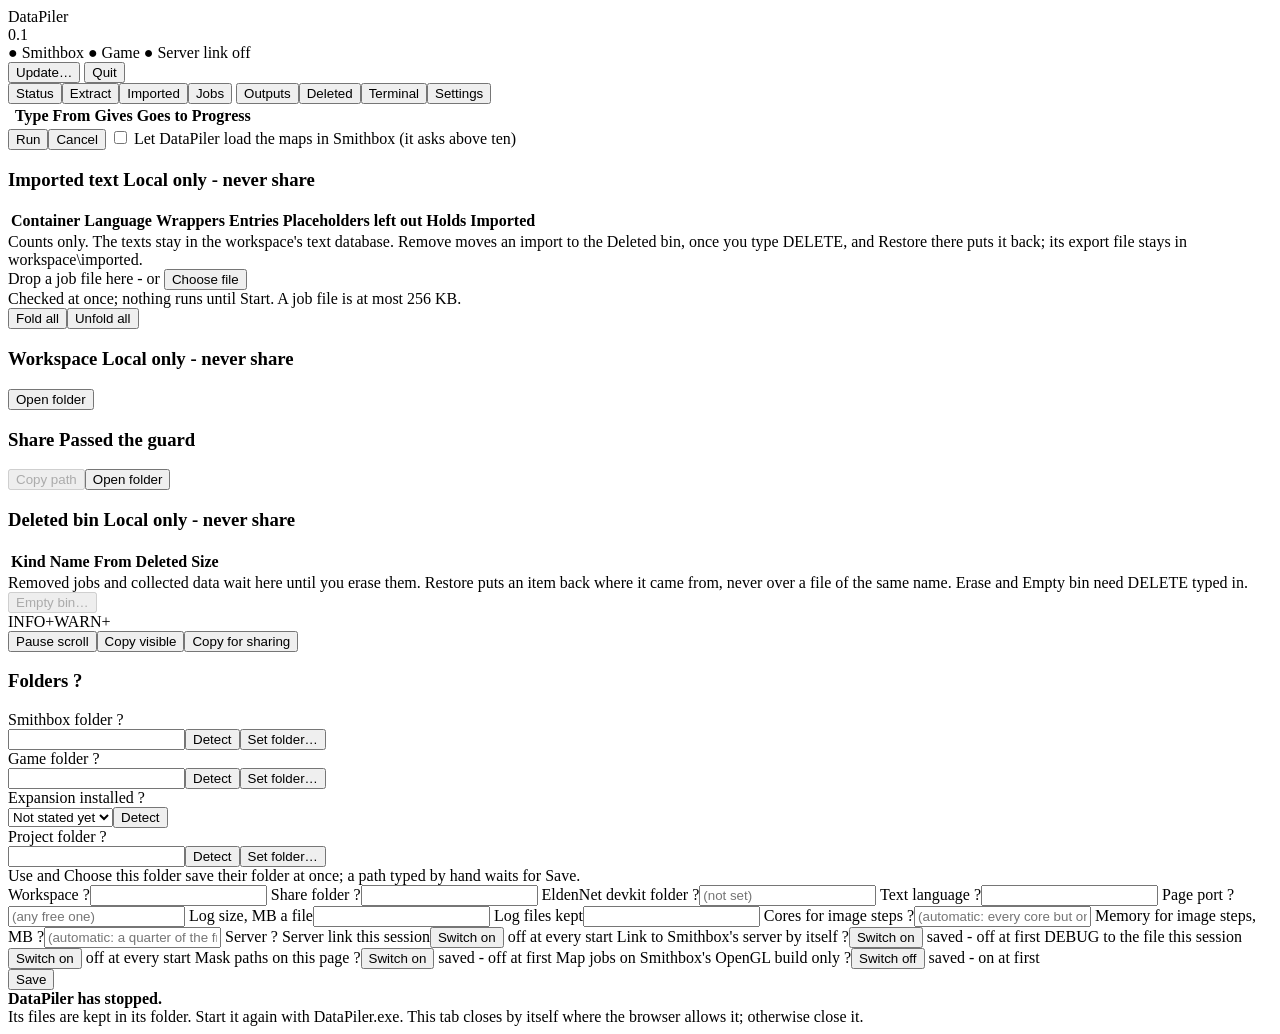
<file: datapiler/page/index.html>
<!doctype html>
<html lang="en">
<head>
<meta charset="utf-8">
<meta name="viewport" content="width=device-width, initial-scale=1">
<title>DataPiler</title>
<style nonce="__NONCE__">
/*__CSS__*/
</style>
</head>
<body>
<header>
  <div class="brand">Data<span>Piler</span></div><div class="ver" id="ver">0.1</div>
  <span class="pill mute" id="pSmithbox">&#9679; Smithbox</span>
  <span class="pill mute" id="pGame">&#9679; Game</span>
  <span class="pill mute" id="pLink">&#9679; Server link off</span>
  <div class="spacer"></div>
  <button id="btn-update" title="Ask GitHub for the latest DataPiler release - only when pressed">Update…</button>
  <button id="quit">Quit</button>
</header>
<div class="block" id="block" hidden></div>
<nav class="tabs" id="tabs">
  <button data-t="status" class="on">Status</button><button data-t="extract">Extract</button><button data-t="imported">Imported</button><button data-t="jobs">Jobs</button>
  <button data-t="outputs">Outputs</button><button data-t="deleted">Deleted</button><button data-t="terminal">Terminal</button><button data-t="settings">Settings</button>
</nav>
<main>
  <div class="msgs" id="msgs"></div>

  <!-- ===================================================== Status -->
  <section class="tab on" id="t-status">
    <div class="grid" id="cards"></div>
  </section>

  <!-- ===================================================== Extract -->
  <section class="tab" id="t-extract">
    <div class="chips" id="bundles"></div>
    <div class="card">
      <div class="tscroll"><table>
        <thead><tr><th></th><th>Type</th><th>From</th><th>Gives</th><th>Goes to</th><th>Progress</th></tr></thead>
        <tbody id="rows"></tbody>
      </table></div>
      <div class="ask" id="xAsk" hidden></div>
      <div class="inbox" id="inbox" hidden></div>
      <div class="actions">
        <button class="pri" id="run">Run</button><button id="cancel">Cancel</button>
        <label class="mute"><input type="checkbox" id="loadMaps"> Let DataPiler load the maps in Smithbox (it asks above ten)</label>
      </div>
    </div>
  </section>

  <!-- ===================================================== Imported -->
  <section class="tab" id="t-imported">
    <div class="card"><h3>Imported text <span class="pill err">Local only - never share</span></h3>
      <div class="hint" id="impReady"></div>
      <div class="tscroll"><table>
        <thead><tr><th>Container</th><th>Language</th><th>Wrappers</th><th>Entries</th><th>Placeholders left out</th><th>Holds</th><th>Imported</th><th></th></tr></thead>
        <tbody id="impRows"></tbody>
      </table></div>
      <div class="hint">Counts only. The texts stay in the workspace's text database. Remove moves an import to the Deleted bin, once you type DELETE, and Restore there puts it back; its export file stays in workspace\imported.</div>
    </div>
  </section>

  <!-- ===================================================== Jobs -->
  <section class="tab" id="t-jobs">
    <div class="drop" id="drop">Drop a job file here - or <button id="pick">Choose file</button>
      <div class="dsub">Checked at once; nothing runs until Start. A job file is at most 256 KB.</div></div>
    <input type="file" id="file" accept=".json,application/json" hidden>
    <div class="actions"><button id="foldAll">Fold all</button><button id="unfoldAll">Unfold all</button></div>
    <div id="jobs"></div>
  </section>

  <!-- ===================================================== Outputs -->
  <section class="tab" id="t-outputs">
    <div class="grid">
      <div class="card"><h3>Workspace <span class="pill err">Local only - never share</span></h3>
        <ul class="files" id="work"></ul>
        <div class="actions"><button id="openWork">Open folder</button></div></div>
      <div class="card"><h3>Share <span class="pill ok">Passed the guard</span></h3>
        <ul class="files" id="share"></ul>
        <div id="shareBad" hidden><h3 class="sub">Not passing the guard now <span class="pill err">Never share</span></h3>
          <ul class="files" id="shareBadList"></ul></div>
        <div id="viewer" hidden>
          <div class="vhead" id="vhead"></div>
          <div class="vchecks" id="vchecks"></div>
          <div class="viewer mono" id="vtext"></div>
        </div>
        <div class="actions"><button id="copyPath" disabled>Copy path</button><button id="openShare">Open folder</button></div></div>
    </div>
  </section>

  <!-- ===================================================== Deleted -->
  <section class="tab" id="t-deleted">
    <div class="card"><h3>Deleted bin <span class="pill err">Local only - never share</span></h3>
      <div class="hint" id="binSum"></div>
      <div class="tscroll"><table>
        <thead><tr><th>Kind</th><th>Name</th><th>From</th><th>Deleted</th><th>Size</th><th></th></tr></thead>
        <tbody id="binRows"></tbody>
      </table></div>
      <div class="hint">Removed jobs and collected data wait here until you erase them. Restore puts an item back where it came from, never over a file of the same name. Erase and Empty bin need DELETE typed in.</div>
      <div class="actions"><button id="binEmpty" disabled>Empty bin…</button></div>
    </div>
  </section>

  <!-- ===================================================== Terminal -->
  <section class="tab" id="t-terminal">
    <div class="tbar" id="tbar">
      <span class="chip on" data-lv="INFO">INFO+</span><span class="chip" data-lv="WARN">WARN+</span>
      <span class="chips" id="srcChips"></span>
      <div class="spacer"></div>
      <button id="pause">Pause scroll</button><button id="copyVis">Copy visible</button><button id="copyShare">Copy for sharing</button>
    </div>
    <div class="term" id="term"></div>
  </section>

  <!-- ===================================================== Settings -->
  <section class="tab" id="t-settings">
    <div class="card fr-card" id="frCard">
      <h3>Folders <span class="qm" title="Where DataPiler reads Smithbox, the game and your project from. Detect looks only in what this PC already records - the running Smithbox, Smithbox's own record of its projects, Steam's files and the folders you used here before - and never walks a drive. Nothing is saved until you press Use, choose a folder or press Save.">?</span></h3>
      <div class="fr-masked" id="frMasked" hidden>Paths are masked on this page - switch Mask paths off to edit them.</div>

      <div class="fr-row" data-key="smithbox_dir" data-want="smithbox">
        <label class="fr-label" for="s_smithbox_dir">Smithbox folder <span class="qm" title="The folder that holds Smithbox's exe: Smithbox.Vulkan.exe, Smithbox.OpenGL.exe or another Smithbox*.exe. Detect reads the running Smithbox's own path (Smithbox must be running), then the folders you used here before.">?</span></label>
        <div class="fr-line"><input type="text" id="s_smithbox_dir" spellcheck="false"><button class="sm" data-act="detect">Detect</button><button class="sm" data-act="pick">Set folder…</button></div>
        <div class="fr-check" data-part="check"></div>
        <div class="fr-found" data-part="found" hidden></div>
        <div class="fr-recent" data-part="recent" hidden></div>
      </div>

      <div class="fr-row" data-key="game_dir" data-want="game">
        <label class="fr-label" for="s_game_dir">Game folder <span class="qm" title="The game's Game folder - the one that holds eldenring.exe. Detect reads Smithbox's record of your project (the game folder it uses), Steam's library list and the game's app manifest, Windows' uninstall entry and the running game; Steam's list is the cross-check. It must never be your project folder.">?</span></label>
        <div class="fr-line"><input type="text" id="s_game_dir" spellcheck="false"><button class="sm" data-act="detect">Detect</button><button class="sm" data-act="pick">Set folder…</button></div>
        <div class="fr-check" data-part="check"></div>
        <div class="fr-found" data-part="found" hidden></div>
        <div class="fr-recent" data-part="recent" hidden></div>
        <div class="fr-exp" data-key="expansion" data-want="expansion">
          <label class="fr-label" for="s_expansion">Expansion installed <span class="qm" title="Say whether the game's expansion is installed. Share files record what you say here, and wait until you have said it. Detect reads the game's Steam app manifest and shows the DLC apps it lists as installed, by their ids; it never sets this by itself.">?</span></label>
          <div class="fr-line"><select id="s_expansion"><option value="">Not stated yet</option><option value="yes">Yes</option><option value="no">No</option></select><button class="sm" data-act="detect">Detect</button></div>
          <div class="fr-found" data-part="found" hidden></div>
        </div>
      </div>

      <div class="fr-row" data-key="project_dir" data-want="project">
        <label class="fr-label" for="s_project_dir">Project folder <span class="qm" title="Your Smithbox project: outside the game's folder, not a folder that holds it, and outside DataPiler's own folder. Detect reads Smithbox's own record of its projects (a lead until it has been checked on this PC); the one it marks is the project Smithbox opens at start, normally the one open.">?</span></label>
        <div class="fr-line"><input type="text" id="s_project_dir" spellcheck="false"><button class="sm" data-act="detect">Detect</button><button class="sm" data-act="pick">Set folder…</button></div>
        <div class="fr-check" data-part="check"></div>
        <div class="fr-found" data-part="found" hidden></div>
        <div class="fr-recent" data-part="recent" hidden></div>
      </div>
      <div class="mute fr-hint">Use and Choose this folder save their folder at once; a path typed by hand waits for Save.</div>
    </div>

    <div class="card"><div class="form">
      <label for="s_workspace_dir">Workspace <span class="qm" title="Local only: it holds game text. Relative to DataPiler's folder, or a full path">?</span></label><input type="text" id="s_workspace_dir" spellcheck="false">
      <label for="s_share_dir">Share folder <span class="qm" title="Only files that passed the guard. Outside the workspace">?</span></label><input type="text" id="s_share_dir" spellcheck="false">
      <label for="s_devkit_dir">EldenNet devkit folder <span class="qm" title="The folder where you unpacked EldenNet's devkit package: it holds eldennet-engine.exe, gal\leads.toml and SHA256SUMS. A job's probe_exe step runs that tool on the game's executable with the game closed (DP36). DataPiler never bundles it. A full path on this PC; blank until you need it.">?</span></label><input type="text" id="s_devkit_dir" placeholder="(not set)" spellcheck="false">
      <label for="s_language">Text language <span class="qm" title="Smithbox's code, e.g. engus">?</span></label><input type="text" id="s_language" spellcheck="false">
      <label for="s_port">Page port <span class="qm" title="Blank for any free one; takes effect at the next start">?</span></label><input type="text" id="s_port" placeholder="(any free one)" spellcheck="false">
      <label for="s_log_max_mb">Log size, MB a file</label><input type="text" id="s_log_max_mb" spellcheck="false">
      <label for="s_log_keep">Log files kept</label><input type="text" id="s_log_keep" spellcheck="false">
      <label for="s_work_cores">Cores for image steps <span class="qm" title="Worker processes for the tile checks and overviews, one a core. Blank: every core but one, so the PC stays responsive. Status shows what this PC has.">?</span></label><input type="text" id="s_work_cores" placeholder="(automatic: every core but one)" spellcheck="false">
      <label for="s_work_memory_mb">Memory for image steps, MB <span class="qm" title="Decoded tiles kept in memory, so that none is read twice, shared among the worker processes. Blank: a quarter of the free memory when a step starts.">?</span></label><input type="text" id="s_work_memory_mb" placeholder="(automatic: a quarter of the free memory)" spellcheck="false">
      <label>Server <span class="qm" title="Smithbox's own address - shown, never editable">?</span></label><span class="mono" id="sServer"></span>
      <label>Server link this session</label><span><button id="sLink">Switch on</button> <span class="mute">off at every start</span></span>
      <label>Link to Smithbox's server by itself <span class="qm" title="With this on, DataPiler switches the server link on by itself once Smithbox's server answers, the game is closed and the project folder here passes its check, at start or later, and again if the link has closed; never while you have switched the link off yourself in this session. It stands for the question whether Smithbox has the project folder set here open, so turn it on only if Smithbox always opens that project. The link's other rules stay: read calls only, and it waits while the game runs. Saved; off at first.">?</span></label><span><button id="sAuto">Switch on</button> <span class="mute">saved - off at first</span></span>
      <label>DEBUG to the file this session</label><span><button id="sDebug">Switch on</button> <span class="mute">off at every start</span></span>
      <label>Mask paths on this page <span class="qm" title="For screenshots: the page draws its placeholders (such as &lt;GAME&gt; and &lt;SMITHBOX&gt;) in place of folder paths, as the log does - in Settings, Detect's list, the picker and Status. Saved; off at first.">?</span></label><span><button id="sMask">Switch on</button> <span class="mute">saved - off at first</span></span>
      <label>Map jobs on Smithbox's OpenGL build only <span class="qm" title="Smithbox's Vulkan build keeps graphics memory for every map it loads, even with rendering off; its OpenGL build (Smithbox.OpenGL.exe, in Smithbox's folder) does not prepare it. With this on, a map job waits while Smithbox runs as its Vulkan build. Saved; on at first.">?</span></label><span><button id="sGl">Switch off</button> <span class="mute">saved - on at first</span></span>
    </div>
    <div class="errline" id="sErr"></div>
    <div class="actions"><button class="pri" id="sSave">Save</button></div></div>
  </section>
</main>

<div class="ov" id="ov" role="dialog" aria-modal="true" aria-labelledby="ovTitle"></div>

<div class="shade" id="gone"><div class="modal"><b>DataPiler has stopped.</b>
  <div class="hint">Its files are kept in its folder. Start it again with DataPiler.exe. This tab closes by itself where the browser allows it; otherwise close it.</div></div></div>

<script nonce="__NONCE__">
/*__JS__*/
</script>
</body>
</html>
</file>
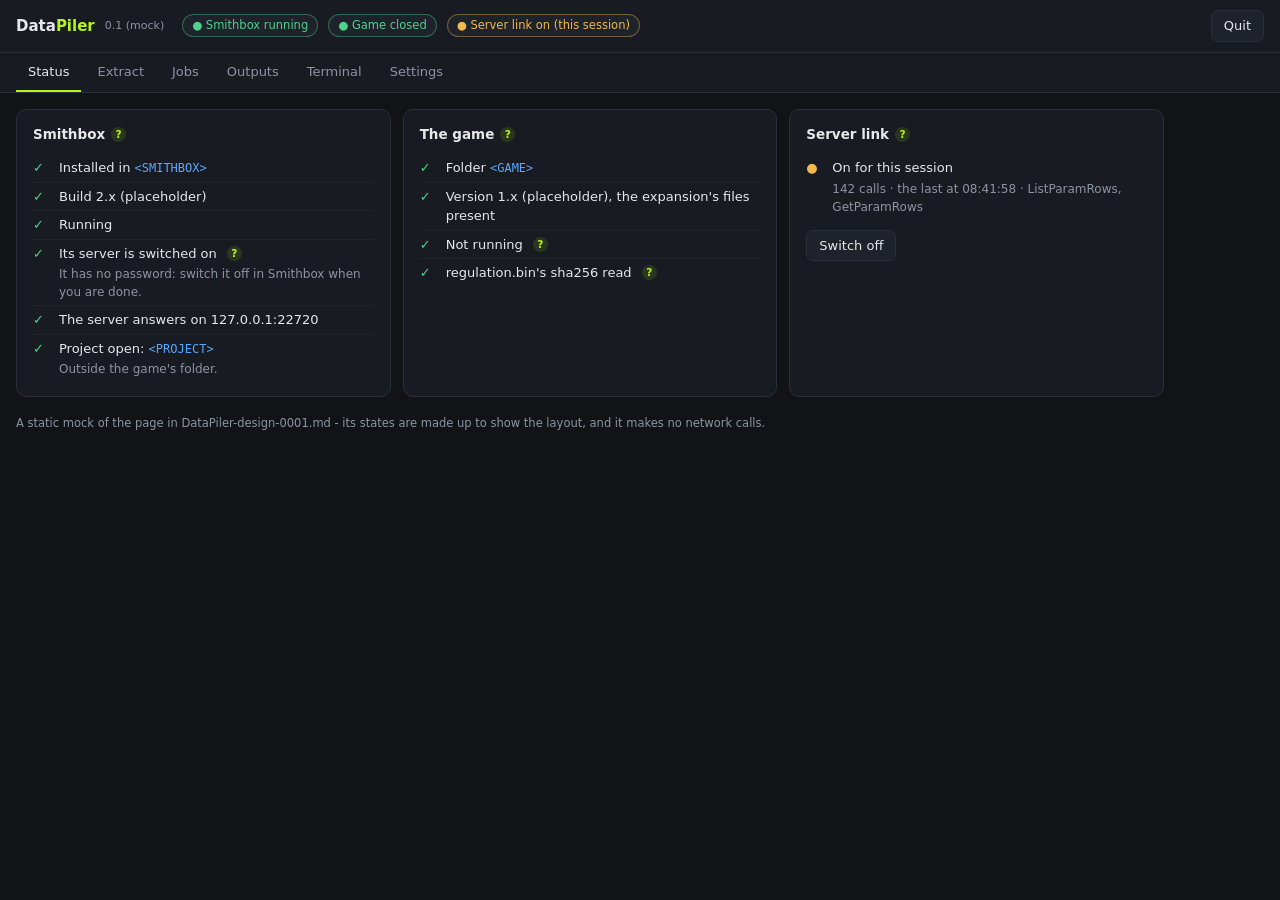
<file: docs/design/0001-mock.html>
<!doctype html>
<html lang="en">
<head>
<meta charset="utf-8">
<meta name="viewport" content="width=device-width, initial-scale=1">
<title>DataPiler (mock)</title>
<style>
:root {
  --bg: #111317; --card: #181b21; --card2: #1e222a; --edge: #2a2f39; --text: #e6e8ec; --mute: #8d94a3;
  --acc: #b5f320; --acc-ink: #1a2200; --ok: #4fd18b; --warn: #f2b84b; --err: #ff6b6b; --run: #59a8ff;
}
* { box-sizing: border-box; }
html, body { margin: 0; background: var(--bg); color: var(--text); font: 13px/1.5 "Segoe UI", system-ui, sans-serif; }
header { display: flex; align-items: center; gap: 10px; padding: 10px 16px; background: var(--card); border-bottom: 1px solid var(--edge);
         position: sticky; top: 0; z-index: 5; flex-wrap: wrap; }
.brand { font-weight: 700; font-size: 15px; } .brand span { color: var(--acc); }
.ver { color: var(--mute); font-size: 11px; margin-right: 8px; }
.pill { display: inline-flex; align-items: center; gap: 5px; padding: 2px 9px; border-radius: 999px; border: 1px solid var(--edge);
        font-size: 11.5px; background: var(--card2); white-space: nowrap; }
.pill.ok { color: var(--ok); border-color: rgba(79,209,139,.4); }
.pill.warn { color: var(--warn); border-color: rgba(242,184,75,.4); }
.pill.err { color: var(--err); border-color: rgba(255,107,107,.45); }
.pill.mute { color: var(--mute); }
.spacer { flex: 1; }
button { font: inherit; color: var(--text); background: var(--card2); border: 1px solid var(--edge); border-radius: 7px; padding: 5px 12px; cursor: pointer; }
button:hover { border-color: var(--acc); }
button.pri { background: var(--acc); color: var(--acc-ink); border-color: var(--acc); font-weight: 600; }
button[disabled] { opacity: .45; cursor: default; }
.tabs { display: flex; gap: 4px; padding: 0 16px; background: var(--card); border-bottom: 1px solid var(--edge); flex-wrap: wrap; }
.tabs button { background: none; border: none; border-bottom: 2px solid transparent; border-radius: 0; padding: 9px 12px; color: var(--mute); }
.tabs button.on { color: var(--text); border-bottom-color: var(--acc); }
main { padding: 16px; max-width: 1180px; }
.notice { margin: 0 0 12px; padding: 8px 12px; border-radius: 8px; background: rgba(242,184,75,.09); color: var(--warn); border: 1px solid rgba(242,184,75,.3); }
.grid { display: grid; grid-template-columns: repeat(auto-fit, minmax(340px, 1fr)); gap: 12px; }
.card { background: var(--card); border: 1px solid var(--edge); border-radius: 10px; padding: 14px 16px; }
.card h3 { margin: 0 0 10px; font-size: 13.5px; }
.qm { display: inline-block; width: 15px; height: 15px; line-height: 15px; text-align: center; font-size: 10.5px; font-weight: 800;
      border-radius: 50%; color: var(--acc); background: rgba(181,243,32,.13); margin-left: 6px; cursor: help; vertical-align: 1px; }
.check { display: grid; grid-template-columns: 20px 1fr; gap: 2px 6px; padding: 4px 0; border-top: 1px solid #20242c; }
.check:first-of-type { border-top: none; }
.m.ok { color: var(--ok); } .m.bad { color: var(--err); } .m.warn { color: var(--warn); }
.sub { grid-column: 2; color: var(--mute); font-size: 12px; }
code, .mono { font-family: Consolas, "Cascadia Mono", monospace; font-size: 12px; }
.ph { color: var(--run); }
table { width: 100%; border-collapse: collapse; }
th { text-align: left; color: var(--mute); font-weight: 600; font-size: 11.5px; padding: 6px 8px; border-bottom: 1px solid var(--edge); }
td { padding: 7px 8px; border-bottom: 1px solid #20242c; vertical-align: middle; }
tr.off td { opacity: .5; }
.chips { display: flex; gap: 6px; flex-wrap: wrap; margin-bottom: 10px; }
.chip { padding: 3px 11px; border-radius: 999px; border: 1px solid var(--edge); background: var(--card2); cursor: pointer; font-size: 12px; }
.chip.on { color: var(--acc); border-color: rgba(181,243,32,.45); }
.from { font-size: 11px; padding: 1px 7px; border-radius: 6px; border: 1px solid var(--edge); }
.from.srv { color: var(--run); border-color: rgba(89,168,255,.4); } .from.gd { color: var(--warn); border-color: rgba(242,184,75,.4); }
.bar { height: 6px; background: #252a33; border-radius: 4px; overflow: hidden; width: 150px; display: inline-block; vertical-align: middle; }
.bar i { display: block; height: 100%; background: var(--acc); }
.guided { margin: 4px 0 0; padding-left: 18px; color: var(--mute); font-size: 12px; }
.drop { border: 2px dashed var(--edge); border-radius: 10px; padding: 22px; text-align: center; color: var(--mute); margin-bottom: 12px; }
.jobcard { background: var(--card2); border: 1px solid var(--edge); border-radius: 10px; padding: 12px 14px; margin-bottom: 10px; }
.cols3 { display: grid; grid-template-columns: repeat(3, 1fr); gap: 10px; margin: 10px 0; }
.cols3 b { display: block; color: var(--mute); font-size: 11.5px; font-weight: 600; margin-bottom: 3px; }
.cols3 ul { margin: 0; padding-left: 16px; }
.files { list-style: none; padding: 0; margin: 0; }
.files li { display: flex; gap: 10px; align-items: center; padding: 6px 0; border-top: 1px solid #20242c; }
.files li:first-child { border-top: none; }
.files .n { flex: 1; }
.viewer { background: #0d0f12; border: 1px solid var(--edge); border-radius: 8px; padding: 10px; white-space: pre; overflow: auto; max-height: 260px; }
.term { background: #0b0d10; border: 1px solid var(--edge); border-radius: 8px; padding: 10px 12px; height: 380px; overflow: auto; }
.ln { white-space: pre; font-family: Consolas, "Cascadia Mono", monospace; font-size: 12px; }
.ln .t { color: #6f7683; } .ln.warn { color: var(--warn); } .ln.err { color: var(--err); } .src { color: var(--run); }
.form { display: grid; grid-template-columns: 210px 1fr; gap: 8px 12px; align-items: center; }
.form input[type=text] { width: 100%; background: var(--card2); border: 1px solid var(--edge); color: var(--text); border-radius: 6px; padding: 5px 8px; font: 12px Consolas, monospace; }
.tab { display: none; } .tab.on { display: block; }
.mocknote { color: var(--mute); font-size: 11.5px; margin-top: 18px; }
@media (max-width: 720px) { .cols3 { grid-template-columns: 1fr; } .form { grid-template-columns: 1fr; } }
</style>
</head>
<body>
<header>
  <div class="brand">Data<span>Piler</span></div><div class="ver">0.1 (mock)</div>
  <span class="pill ok">● Smithbox running</span>
  <span class="pill ok">● Game closed</span>
  <span class="pill warn">● Server link on (this session)</span>
  <div class="spacer"></div>
  <button>Quit</button>
</header>
<nav class="tabs" id="tabs">
  <button data-t="status" class="on">Status</button><button data-t="extract">Extract</button><button data-t="jobs">Jobs</button>
  <button data-t="outputs">Outputs</button><button data-t="terminal">Terminal</button><button data-t="settings">Settings</button>
</nav>
<main>
  <!-- ===================================================== Status -->
  <section class="tab on" id="t-status">
    <div class="grid">
      <div class="card"><h3>Smithbox<span class="qm" title="Read from Smithbox's own files and its process - nothing in Smithbox is changed">?</span></h3>
        <div class="check"><span class="m ok">✓</span><span>Installed in <span class="mono ph">&lt;SMITHBOX&gt;</span></span></div>
        <div class="check"><span class="m ok">✓</span><span>Build 2.x (placeholder)</span></div>
        <div class="check"><span class="m ok">✓</span><span>Running</span></div>
        <div class="check"><span class="m ok">✓</span><span>Its server is switched on <span class="qm" title="System_Enable_Soapstone_Server in Startup.json - read, never written">?</span></span>
          <span class="sub">It has no password: switch it off in Smithbox when you are done.</span></div>
        <div class="check"><span class="m ok">✓</span><span>The server answers on 127.0.0.1:22720</span></div>
        <div class="check"><span class="m ok">✓</span><span>Project open: <span class="mono ph">&lt;PROJECT&gt;</span></span>
          <span class="sub">Outside the game's folder.</span></div>
      </div>
      <div class="card"><h3>The game<span class="qm" title="Read from its folder and its exe's version resource">?</span></h3>
        <div class="check"><span class="m ok">✓</span><span>Folder <span class="mono ph">&lt;GAME&gt;</span></span></div>
        <div class="check"><span class="m ok">✓</span><span>Version 1.x (placeholder), the expansion's files present</span></div>
        <div class="check"><span class="m ok">✓</span><span>Not running <span class="qm" title="Neither eldenring.exe nor start_protected_game.exe - checked every 2 s while the link is on">?</span></span></div>
        <div class="check"><span class="m ok">✓</span><span>regulation.bin's sha256 read <span class="qm" title="Goes into each share file's provenance block">?</span></span></div>
      </div>
      <div class="card"><h3>Server link<span class="qm" title="Read calls only, from a fixed list; off at every start; closed at once if the game starts">?</span></h3>
        <div class="check"><span class="m warn">●</span><span>On for this session</span><span class="sub">142 calls · the last at 08:41:58 · ListParamRows, GetParamRows</span></div>
        <div style="margin-top:10px"><button>Switch off</button></div>
      </div>
    </div>
  </section>

  <!-- ===================================================== Extract -->
  <section class="tab" id="t-extract">
    <div class="chips"><span class="chip on">Roster</span><span class="chip">Placements</span><span class="chip">Places</span><span class="chip">Everything</span></div>
    <div class="card">
      <table>
        <thead><tr><th></th><th>Type</th><th>From</th><th>Gives</th><th>Goes to</th><th>Progress</th></tr></thead>
        <tbody>
          <tr><td><input type="checkbox" checked></td><td>Character rows<span class="qm" title="NpcParam rows: row id, name number (signed - negative means none) and a few numeric fields">?</span></td>
              <td><span class="from srv">Server</span></td><td>row ids, name numbers</td><td>Workspace + share</td><td><span class="m ok">✓</span> 2,105 rows, 0.4 s</td></tr>
          <tr><td><input type="checkbox" checked></td><td>Character names<span class="qm" title="The name behind each name number - stays in the workspace, never in a share file">?</span></td>
              <td><span class="from gd">Guided export</span></td><td>names, local only</td><td>Workspace</td>
              <td>waiting for the export
                <ol class="guided"><li>In Smithbox, open the Text Editor</li><li>Choose the container <code>item</code></li><li>Export</li><li>Save into <span class="mono ph">&lt;WORKSPACE&gt;\inbox</span></li></ol></td></tr>
          <tr><td><input type="checkbox" checked></td><td>Dialogue links<span class="qm" title="TalkParam rows: row id and message number (signed)">?</span></td>
              <td><span class="from srv">Server</span></td><td>row ids, message numbers</td><td>Workspace + share</td><td><span class="bar"><i style="width:38%"></i></span> 312 of 820</td></tr>
          <tr class="off"><td><input type="checkbox" disabled></td><td>Map placements<span class="qm" title="Needs the maps loaded in Smithbox - DataPiler can load them through OpenResource, asking first above ten maps">?</span></td>
              <td><span class="from srv">Server</span></td><td>entity, row, dialogue and model ids per map</td><td>Workspace + share</td><td>load the maps in Smithbox first</td></tr>
          <tr><td><input type="checkbox"></td><td>Places<span class="qm" title="WorldMapPlaceNameParam and BonfireWarpParam numbers; place names by a guided export, local only">?</span></td>
              <td><span class="from srv">Server</span> <span class="from gd">Guided</span></td><td>place and warp numbers</td><td>Workspace + share</td><td>-</td></tr>
        </tbody>
      </table>
      <div style="margin-top:12px;display:flex;gap:8px"><button class="pri">Run</button><button>Cancel</button></div>
    </div>
  </section>

  <!-- ===================================================== Jobs -->
  <section class="tab" id="t-jobs">
    <div class="drop">Drop a job file here - or <button>Choose file</button><div style="margin-top:6px;font-size:12px">Checked at once; nothing runs until Start.</div></div>
    <div class="jobcard">
      <div style="display:flex;gap:10px;align-items:center;flex-wrap:wrap">
        <b>Roster: named characters per team</b><span class="pill mute">en-0007-roster-counts</span><span class="pill mute">datapiler-job/1</span>
        <span class="pill ok">✓ checked</span><span class="mono" style="color:var(--mute)">sha256 4c1e…9a02</span>
      </div>
      <div class="cols3">
        <div><b>Reads</b><ul><li>NpcParam rows: id, nameId, teamType, npcType</li><li>TalkParam rows: id, msgId</li></ul></div>
        <div><b>Computes</b><ul><li>joins the character names - local</li><li>counts named characters per teamType</li></ul></div>
        <div><b>Writes</b><ul><li>share file <code>roster-counts.json</code>: 1 table</li></ul></div>
      </div>
      <div style="display:flex;gap:8px"><button class="pri">Start</button><button>Remove</button></div>
    </div>
    <div class="jobcard">
      <div style="display:flex;gap:10px;align-items:center;flex-wrap:wrap"><b>Placements of limgrave</b><span class="pill err">✗ refused</span></div>
      <div style="margin-top:8px;color:var(--err)">ops[2].fields[1]: <code>modelName</code> is not a field DataPiler reads (ids and numbers only)</div>
      <div style="margin-top:8px"><button>Remove</button></div>
    </div>
  </section>

  <!-- ===================================================== Outputs -->
  <section class="tab" id="t-outputs">
    <div class="grid">
      <div class="card"><h3>Workspace <span class="pill err">Local only - never share</span></h3>
        <ul class="files"><li><span class="n mono">textdb.sqlite</span><span>3.1 MB</span><span class="pill mute">guided import</span></li>
          <li><span class="n mono">npc_rows.json</span><span>212 KB</span><span class="pill mute">Extract</span></li>
          <li><span class="n mono">npc_named.json</span><span>240 KB</span><span class="pill mute">en-0007</span></li></ul>
        <div style="margin-top:10px"><button>Open folder</button></div></div>
      <div class="card"><h3>Share <span class="pill ok">Passed the guard</span></h3>
        <ul class="files"><li><span class="n mono">roster-counts.json</span><span>1.2 KB</span><span class="pill mute">en-0007</span><button>Show</button></li></ul>
        <div style="margin:10px 0 6px;color:var(--mute);font-size:12px">roster-counts.json · sha256 9b2f…11c7 · checks 1-5 ✓</div>
<div class="viewer mono">{
  "format": "datapiler-share/1",
  "job": {"id": "en-0007-roster-counts", "sha256": "…"},
  "provenance": {"game_version": "…", "regulation_sha256": "…", "expansion": true,
                 "language": "engus", "smithbox_build": "…", "datapiler": "0.1.0", "date": "2026-11-08"},
  "tables": [{"name": "per_team",
              "columns": [{"name": "teamType", "type": "int"}, {"name": "count", "type": "int"}],
              "rows": [[0, 112], [6, 48], [24, 9]]}],
  "notes": ["named_only"]
}</div>
        <div style="margin-top:10px;display:flex;gap:8px"><button>Copy path</button><button>Open folder</button></div></div>
    </div>
  </section>

  <!-- ===================================================== Terminal -->
  <section class="tab" id="t-terminal">
    <div style="display:flex;gap:8px;margin-bottom:8px;flex-wrap:wrap">
      <span class="chip on">INFO+</span><span class="chip">WARN+</span><span class="chip">link</span><span class="chip">extract</span><span class="chip">job</span><span class="chip">guard</span>
      <div class="spacer"></div><button>Pause scroll</button><button>Copy for sharing</button></div>
    <div class="term">
      <div class="ln"><span class="t">2026-11-08 08:40:02.114</span>  INFO   <span class="src">app</span>      DataPiler 0.1.0 - page http://127.0.0.1:8831/</div>
      <div class="ln"><span class="t">2026-11-08 08:40:02.390</span>  INFO   <span class="src">smithbox</span> found in &lt;SMITHBOX&gt; - running, server on, project &lt;PROJECT&gt;</div>
      <div class="ln"><span class="t">2026-11-08 08:41:10.006</span>  INFO   <span class="src">link</span>     switched on for this session</div>
      <div class="ln"><span class="t">2026-11-08 08:41:10.512</span>  INFO   <span class="src">extract</span>  NpcParam: 2,105 rows read in 0.4 s</div>
      <div class="ln"><span class="t">2026-11-08 08:41:58.800</span>  INFO   <span class="src">extract</span>  TalkParam: 312 of 820 rows</div>
      <div class="ln warn"><span class="t">2026-11-08 08:42:03.877</span>  WARN   <span class="src">link</span>     the game started - the server link is closed</div>
      <div class="ln err"><span class="t">2026-11-08 08:43:10.002</span>  ERROR  <span class="src">guard</span>    test-share.json not written: check 3 at tables[0].rows[4][1]</div>
    </div>
  </section>

  <!-- ===================================================== Settings -->
  <section class="tab" id="t-settings">
    <div class="card"><div class="form">
      <label>Smithbox folder</label><input type="text" value="&lt;SMITHBOX&gt; (your path here)">
      <label>Game folder</label><input type="text" value="&lt;GAME&gt; (your path here)">
      <label>Project folder</label><input type="text" value="&lt;PROJECT&gt; - outside the game's folder">
      <label>Workspace</label><input type="text" value="workspace">
      <label>Share folder</label><input type="text" value="share">
      <label>Text language</label><input type="text" value="engus">
      <label>Page port</label><input type="text" value="(any free one)">
      <label>Log: size, files kept</label><input type="text" value="2 MB, 5">
      <label>Server <span class="qm" title="Smithbox's own address - shown, never editable">?</span></label><span class="mono">127.0.0.1:22720</span>
      <label>Server link this session</label><span><button>Switch on</button> <span style="color:var(--mute)">off at every start</span></span>
    </div><div style="margin-top:12px"><button class="pri">Save</button></div></div>
  </section>
  <div class="mocknote">A static mock of the page in DataPiler-design-0001.md - its states are made up to show the layout, and it makes no network calls.</div>
</main>
<script>
document.getElementById("tabs").addEventListener("click", function (e) {
  var b = e.target.closest("button[data-t]"); if (!b) return;
  document.querySelectorAll("#tabs button").forEach(function (x) { x.classList.toggle("on", x === b); });
  document.querySelectorAll(".tab").forEach(function (s) { s.classList.toggle("on", s.id === "t-" + b.dataset.t); });
});
</script>
</body>
</html>
</file>
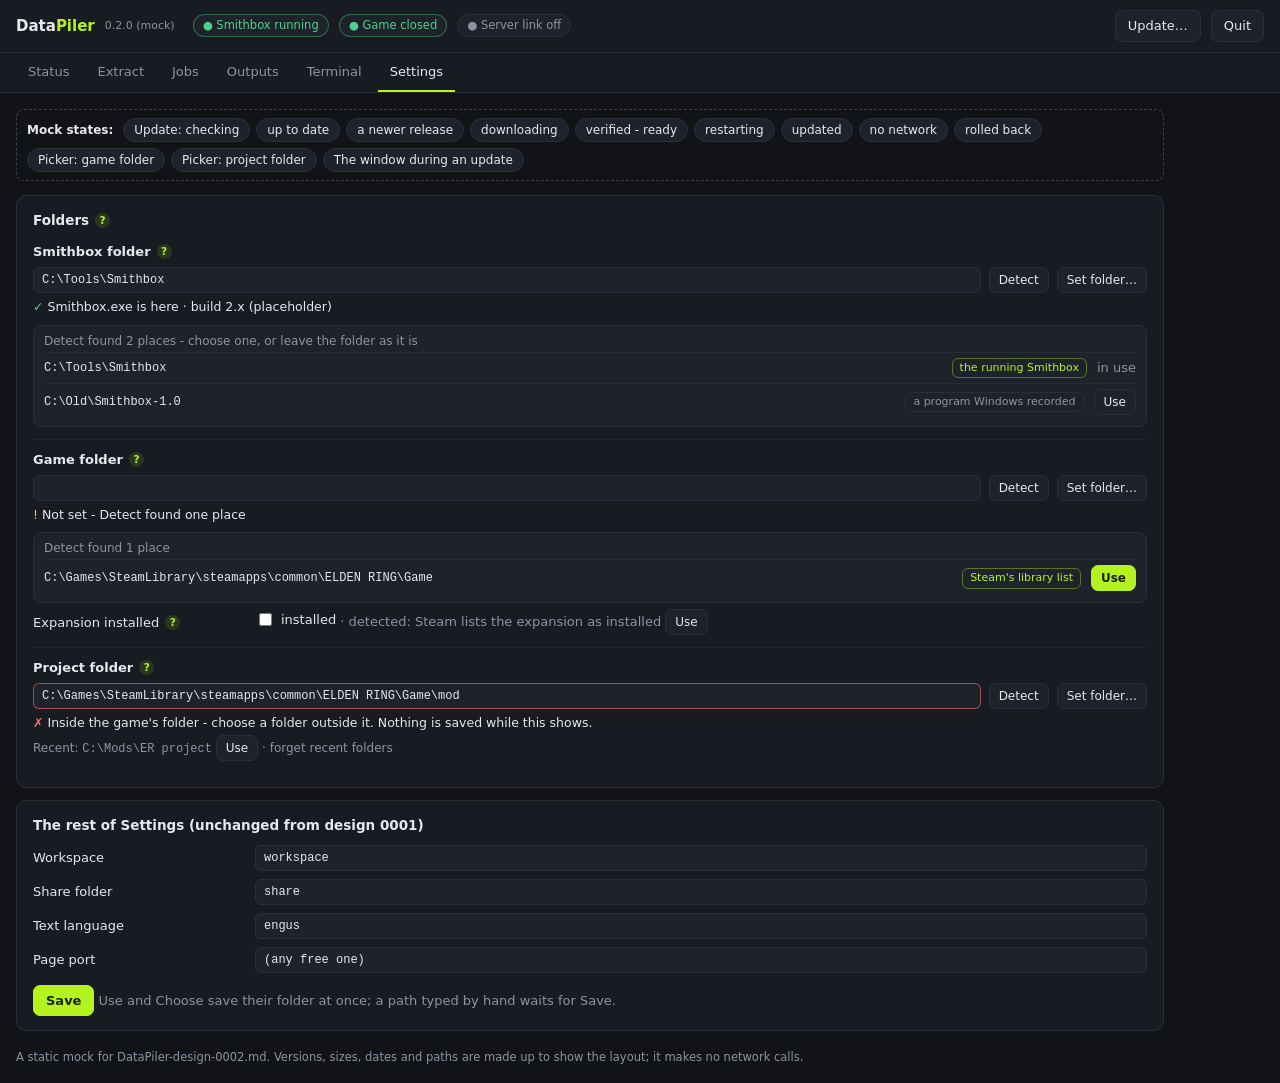
<file: docs/design/0002-mock.html>
<!doctype html>
<html lang="en">
<head>
<meta charset="utf-8">
<meta name="viewport" content="width=device-width, initial-scale=1">
<title>DataPiler 0002 (mock)</title>
<style>
:root {
  --bg: #111317; --card: #181b21; --card2: #1e222a; --edge: #2a2f39; --text: #e6e8ec; --mute: #8d94a3;
  --acc: #b5f320; --acc-ink: #1a2200; --ok: #4fd18b; --warn: #f2b84b; --err: #ff6b6b; --run: #59a8ff;
}
* { box-sizing: border-box; }
html, body { margin: 0; background: var(--bg); color: var(--text); font: 13px/1.5 "Segoe UI", system-ui, sans-serif; }
header { display: flex; align-items: center; gap: 10px; padding: 10px 16px; background: var(--card); border-bottom: 1px solid var(--edge);
         position: sticky; top: 0; z-index: 5; flex-wrap: wrap; }
.brand { font-weight: 700; font-size: 15px; } .brand span { color: var(--acc); }
.ver { color: var(--mute); font-size: 11px; margin-right: 8px; }
.pill { display: inline-flex; align-items: center; gap: 5px; padding: 2px 9px; border-radius: 999px; border: 1px solid var(--edge);
        font-size: 11.5px; background: var(--card2); white-space: nowrap; }
.pill.ok { color: var(--ok); border-color: rgba(79,209,139,.4); }
.pill.warn { color: var(--warn); border-color: rgba(242,184,75,.4); }
.pill.err { color: var(--err); border-color: rgba(255,107,107,.45); }
.pill.mute { color: var(--mute); }
.spacer { flex: 1; }
button { font: inherit; color: var(--text); background: var(--card2); border: 1px solid var(--edge); border-radius: 7px; padding: 5px 12px; cursor: pointer; }
button:hover { border-color: var(--acc); }
button.pri { background: var(--acc); color: var(--acc-ink); border-color: var(--acc); font-weight: 600; }
button.sm { padding: 3px 9px; font-size: 12px; }
button[disabled] { opacity: .45; cursor: default; }
.tabs { display: flex; gap: 4px; padding: 0 16px; background: var(--card); border-bottom: 1px solid var(--edge); flex-wrap: wrap; }
.tabs button { background: none; border: none; border-bottom: 2px solid transparent; border-radius: 0; padding: 9px 12px; color: var(--mute); }
.tabs button.on { color: var(--text); border-bottom-color: var(--acc); }
main { padding: 16px; max-width: 1180px; }
.card { background: var(--card); border: 1px solid var(--edge); border-radius: 10px; padding: 14px 16px; margin-bottom: 12px; }
.card h3 { margin: 0 0 10px; font-size: 13.5px; }
.qm { display: inline-block; width: 15px; height: 15px; line-height: 15px; text-align: center; font-size: 10.5px; font-weight: 800;
      border-radius: 50%; color: var(--acc); background: rgba(181,243,32,.13); margin-left: 6px; cursor: help; vertical-align: 1px; }
code, .mono { font-family: Consolas, "Cascadia Mono", monospace; font-size: 12px; }
.m.ok { color: var(--ok); } .m.bad { color: var(--err); } .m.warn { color: var(--warn); }
.mute { color: var(--mute); }
/* the mock's own strip - not part of DataPiler's page */
.mockbar { display: flex; flex-wrap: wrap; gap: 6px; align-items: center; margin: 0 0 14px; padding: 8px 10px; border: 1px dashed #3a404c;
           border-radius: 8px; color: var(--mute); font-size: 12px; }
.mockbar b { color: var(--text); font-weight: 600; margin-right: 4px; }
.chip { padding: 2px 10px; border-radius: 999px; border: 1px solid var(--edge); background: var(--card2); cursor: pointer; font-size: 12px; color: var(--text); }
.chip.on { color: var(--acc); border-color: rgba(181,243,32,.45); }
/* Settings: the folder rows */
.frow { padding: 10px 0 12px; border-top: 1px solid #20242c; }
.frow:first-of-type { border-top: none; padding-top: 2px; }
.flabel { font-weight: 600; margin-bottom: 5px; }
.fline { display: flex; gap: 8px; align-items: center; flex-wrap: wrap; }
.fline input[type=text] { flex: 1; min-width: 260px; background: var(--card2); border: 1px solid var(--edge); color: var(--text); border-radius: 6px;
                          padding: 5px 8px; font: 12px Consolas, monospace; }
.fline input.bad { border-color: rgba(255,107,107,.6); }
.fcheck { margin-top: 5px; font-size: 12.5px; }
.fsrc { color: var(--mute); font-size: 12px; margin-top: 2px; }
.found { margin-top: 8px; background: var(--card2); border: 1px solid var(--edge); border-radius: 8px; padding: 6px 10px; }
.found .hd { color: var(--mute); font-size: 12px; margin-bottom: 2px; }
.found .it { display: grid; grid-template-columns: 1fr auto auto; gap: 10px; align-items: center; padding: 5px 0; border-top: 1px solid #262b34; }
.found .it:first-of-type { border-top: none; }
.tag { font-size: 11px; padding: 1px 7px; border-radius: 6px; border: 1px solid var(--edge); color: var(--mute); white-space: nowrap; }
.tag.acc { color: var(--acc); border-color: rgba(181,243,32,.4); }
.check { display: inline-flex; gap: 6px; align-items: center; }
.form2 { display: grid; grid-template-columns: 210px 1fr; gap: 8px 12px; align-items: center; margin-top: 6px; }
.form2 input[type=text] { width: 100%; background: var(--card2); border: 1px solid var(--edge); color: var(--text); border-radius: 6px; padding: 5px 8px; font: 12px Consolas, monospace; }
/* overlays */
.ov { position: fixed; inset: 0; background: rgba(5,7,10,.62); display: none; align-items: flex-start; justify-content: center; padding: 56px 16px 16px; z-index: 20; overflow: auto; }
.ov.on { display: flex; }
.modal { background: var(--card); border: 1px solid var(--edge); border-radius: 12px; width: 100%; max-width: 680px; box-shadow: 0 14px 50px rgba(0,0,0,.5); }
.modal .mh { display: flex; align-items: center; gap: 8px; padding: 12px 16px; border-bottom: 1px solid var(--edge); font-weight: 700; font-size: 14px; }
.modal .mb { padding: 14px 16px; }
.modal .mf { display: flex; gap: 8px; justify-content: flex-end; padding: 12px 16px; border-top: 1px solid var(--edge); flex-wrap: wrap; }
.modal .mf .left { margin-right: auto; }
.x { margin-left: auto; background: none; border: none; color: var(--mute); font-size: 16px; padding: 0 4px; }
.kv { display: grid; grid-template-columns: 130px 1fr; gap: 6px 12px; align-items: baseline; }
.kv > div:nth-child(odd) { color: var(--mute); }
.notes { margin-top: 12px; background: #0e1014; border: 1px solid var(--edge); border-radius: 8px; padding: 10px 14px; max-height: 210px; overflow: auto; }
.notes h4 { margin: 4px 0 6px; font-size: 13px; } .notes ul { margin: 0 0 6px; padding-left: 18px; } .notes p { margin: 0 0 6px; }
.notes .lnk { color: var(--mute); }
.bar { height: 8px; background: #252a33; border-radius: 4px; overflow: hidden; }
.bar i { display: block; height: 100%; background: var(--acc); }
.steps { list-style: none; margin: 0; padding: 0; }
.steps li { display: grid; grid-template-columns: 20px 1fr; gap: 6px; padding: 4px 0; border-top: 1px solid #20242c; }
.steps li:first-child { border-top: none; }
.box { margin-top: 12px; padding: 9px 12px; border-radius: 8px; border: 1px solid var(--edge); background: var(--card2); font-size: 12.5px; }
.box.warn { color: var(--warn); border-color: rgba(242,184,75,.35); background: rgba(242,184,75,.06); }
.box.err { color: var(--err); border-color: rgba(255,107,107,.4); background: rgba(255,107,107,.06); }
.box.ok { color: var(--ok); border-color: rgba(79,209,139,.35); background: rgba(79,209,139,.06); }
.spin { display: inline-block; width: 12px; height: 12px; border: 2px solid #3a404c; border-top-color: var(--acc); border-radius: 50%; animation: s 1s linear infinite; vertical-align: -2px; }
@keyframes s { to { transform: rotate(360deg); } }
/* the picker */
.crumbs { display: flex; flex-wrap: wrap; gap: 2px; align-items: center; font-size: 12.5px; }
.crumbs a { color: var(--text); text-decoration: none; padding: 1px 5px; border-radius: 5px; cursor: pointer; }
.crumbs a:hover { background: var(--card2); }
.crumbs .sep { color: var(--mute); }
.places { display: flex; gap: 6px; margin: 10px 0 8px; flex-wrap: wrap; }
.filter { width: 100%; background: var(--card2); border: 1px solid var(--edge); color: var(--text); border-radius: 6px; padding: 5px 8px; font: inherit; }
.list { margin-top: 8px; border: 1px solid var(--edge); border-radius: 8px; background: #0f1319; height: 238px; overflow: auto; padding: 4px; }
.row { display: flex; align-items: center; gap: 8px; padding: 5px 8px; border-radius: 6px; cursor: default; }
.row:hover { background: #171c24; }
.row.sel { background: rgba(181,243,32,.10); outline: 1px solid rgba(181,243,32,.35); }
.row .ico { color: #d9b04a; }
.row .nm { flex: 1; }
.chosen { margin-top: 10px; font-size: 12.5px; }
.term { background: #0b0d10; border: 1px solid var(--edge); border-radius: 8px; padding: 10px 12px; font: 12px Consolas, monospace; white-space: pre; overflow: auto; color: #cfd3da; }
.term .g { color: var(--ok); } .term .y { color: var(--warn); } .term .d { color: #6f7683; }
.tab { display: none; } .tab.on { display: block; }
.mocknote { color: var(--mute); font-size: 11.5px; margin-top: 18px; }
@media (max-width: 720px) { .kv { grid-template-columns: 1fr; } .form2 { grid-template-columns: 1fr; } .found .it { grid-template-columns: 1fr; } }
</style>
</head>
<body>
<header>
  <div class="brand">Data<span>Piler</span></div><div class="ver">0.2.0 (mock)</div>
  <span class="pill ok">● Smithbox running</span>
  <span class="pill ok">● Game closed</span>
  <span class="pill mute">● Server link off</span>
  <div class="spacer"></div>
  <button id="btn-update" title="Ask GitHub for the latest DataPiler release - only when pressed">Update…</button>
  <button>Quit</button>
</header>
<nav class="tabs" id="tabs">
  <button data-t="status">Status</button><button data-t="extract">Extract</button><button data-t="jobs">Jobs</button>
  <button data-t="outputs">Outputs</button><button data-t="terminal">Terminal</button><button data-t="settings" class="on">Settings</button>
</nav>
<main>
  <div class="mockbar" id="mockbar">
    <b>Mock states:</b>
    <span class="chip" data-u="checking">Update: checking</span>
    <span class="chip" data-u="latest">up to date</span>
    <span class="chip" data-u="new">a newer release</span>
    <span class="chip" data-u="dl">downloading</span>
    <span class="chip" data-u="ready">verified - ready</span>
    <span class="chip" data-u="restart">restarting</span>
    <span class="chip" data-u="done">updated</span>
    <span class="chip" data-u="offline">no network</span>
    <span class="chip" data-u="rolled">rolled back</span>
    <span class="chip" data-p="game">Picker: game folder</span>
    <span class="chip" data-p="project">Picker: project folder</span>
    <span class="chip" data-w="1">The window during an update</span>
  </div>

  <!-- ===================================================== Settings (the tab this request changes) -->
  <section class="tab on" id="t-settings">
    <div class="card">
      <h3>Folders<span class="qm" title="Where DataPiler reads Smithbox, the game and your project from. Detect looks in places Windows and Steam already record, on this PC only; nothing is saved until you press Use or choose a folder.">?</span></h3>

      <div class="frow">
        <div class="flabel">Smithbox folder<span class="qm" title="The folder that holds Smithbox.exe. Detect reads the running Smithbox's own path, then the folders Windows records programs were started from, then the ones you used here before.">?</span></div>
        <div class="fline">
          <input type="text" value="C:\Tools\Smithbox">
          <button class="sm" data-act="detect">Detect</button><button class="sm" data-p="smithbox">Set folder…</button>
        </div>
        <div class="fcheck"><span class="m ok">✓</span> Smithbox.exe is here · build 2.x (placeholder)</div>
        <div class="found">
          <div class="hd">Detect found 2 places - choose one, or leave the folder as it is</div>
          <div class="it"><span class="mono">C:\Tools\Smithbox</span><span class="tag acc">the running Smithbox</span><span class="mute">in use</span></div>
          <div class="it"><span class="mono">C:\Old\Smithbox-1.0</span><span class="tag">a program Windows recorded</span><button class="sm">Use</button></div>
        </div>
      </div>

      <div class="frow">
        <div class="flabel">Game folder<span class="qm" title="The game's Game folder - the one that holds eldenring.exe. Detect reads Steam's install path from the registry, its library list (libraryfolders.vdf) and the game's app manifest. It must never be your project folder.">?</span></div>
        <div class="fline">
          <input type="text" value="">
          <button class="sm" data-act="detect">Detect</button><button class="sm" data-p="game">Set folder…</button>
        </div>
        <div class="fcheck"><span class="m warn">!</span> Not set - Detect found one place</div>
        <div class="found">
          <div class="hd">Detect found 1 place</div>
          <div class="it"><span class="mono">C:\Games\SteamLibrary\steamapps\common\ELDEN RING\Game</span><span class="tag acc">Steam's library list</span><button class="sm pri">Use</button></div>
        </div>
        <div class="form2">
          <label>Expansion installed<span class="qm" title="Shadow of the Erdtree. Detect reads Steam's app manifest for the expansion's depot, and the game folder for its files.">?</span></label>
          <span><label class="check"><input type="checkbox"> installed</label> <span class="mute">· detected: Steam lists the expansion as installed</span> <button class="sm">Use</button></span>
        </div>
      </div>

      <div class="frow">
        <div class="flabel">Project folder<span class="qm" title="Your Smithbox project. It must be outside the game's folder, and outside DataPiler's own folder. Detect reads Smithbox's own record of its projects (where it keeps it is still to be confirmed).">?</span></div>
        <div class="fline">
          <input type="text" class="bad" value="C:\Games\SteamLibrary\steamapps\common\ELDEN RING\Game\mod">
          <button class="sm" data-act="detect">Detect</button><button class="sm" data-p="project">Set folder…</button>
        </div>
        <div class="fcheck"><span class="m bad">✗</span> Inside the game's folder - choose a folder outside it. Nothing is saved while this shows.</div>
        <div class="fsrc">Recent: <span class="mono">C:\Mods\ER project</span> <button class="sm">Use</button> · <a class="mute" style="cursor:pointer">forget recent folders</a></div>
      </div>
    </div>

    <div class="card">
      <h3>The rest of Settings (unchanged from design 0001)</h3>
      <div class="form2">
        <label>Workspace</label><input type="text" value="workspace">
        <label>Share folder</label><input type="text" value="share">
        <label>Text language</label><input type="text" value="engus">
        <label>Page port</label><input type="text" value="(any free one)">
      </div>
      <div style="margin-top:12px"><button class="pri">Save</button> <span class="mute">Use and Choose save their folder at once; a path typed by hand waits for Save.</span></div>
    </div>
  </section>
  <section class="tab" id="t-status"><div class="card mute">Status - as in design 0001.</div></section>
  <section class="tab" id="t-extract"><div class="card mute">Extract - as in design 0001.</div></section>
  <section class="tab" id="t-jobs"><div class="card mute">Jobs - as in design 0001.</div></section>
  <section class="tab" id="t-outputs"><div class="card mute">Outputs - as in design 0001.</div></section>
  <section class="tab" id="t-terminal"><div class="card mute">Terminal - as in design 0001.</div></section>
  <div class="mocknote">A static mock for DataPiler-design-0002.md. Versions, sizes, dates and paths are made up to show the layout; it makes no network calls.</div>
</main>

<!-- ===================================================== the update pop-up -->
<div class="ov" id="ov-update"><div class="modal">
  <div class="mh">Update DataPiler <button class="x" data-close>×</button></div>

  <div class="u" data-s="checking"><div class="mb"><span class="spin"></span> Asking GitHub for the latest release <span class="mute">(api.github.com)</span>…</div>
    <div class="mf"><button data-close>Cancel</button></div></div>

  <div class="u" data-s="latest"><div class="mb">
      <div class="kv"><div>This version</div><div>0.2.0</div><div>Latest release</div><div>0.2.0 · published 12 Nov 2026</div></div>
      <div class="box ok">✓ You have the latest release.</div>
    </div>
    <div class="mf"><button class="left">Open the release page ↗</button><button data-close>Close</button></div></div>

  <div class="u" data-s="new"><div class="mb">
      <div class="kv">
        <div>This version</div><div>0.2.0</div>
        <div>Latest release</div><div><b>0.3.0</b> · published 20 Nov 2026</div>
        <div>Download</div><div><span class="mono">DataPiler-0.3.0.zip</span> · 1.9 MiB (2.0 MB)</div>
        <div>Checksum</div><div><span class="m ok">✓</span> published beside it (<span class="mono">DataPiler-0.3.0.zip.sha256</span>), and GitHub's own digest agrees</div>
        <div>Python libraries</div><div><span class="m warn">!</span> changed - after the restart the window asks <b>Y</b> to fetch them from pypi.org, as at the first start</div>
      </div>
      <div class="notes">
        <h4>What's new</h4>
        <ul><li>Folder picker on Settings, with Detect</li><li>Extract: Places bundle reads place names too</li></ul>
        <h4>Fixed</h4>
        <ul><li>A guided export with a BOM was not recognised</li></ul>
        <p>Full list: <span class="lnk">github.com/Pt0l3my/DataPiler/compare/v0.2.0...v0.3.0</span></p>
      </div>
      <div class="mute" style="margin-top:6px;font-size:12px">The notes are the release's own text, shown as text: headings, lists, bold, code. Links show their address and do not open from here.</div>
    </div>
    <div class="mf"><button class="left">Open the release page ↗</button><button data-close>Close</button><button class="pri" data-u="dl">Download 1.9 MiB</button></div></div>

  <div class="u" data-s="dl"><div class="mb">
      <div style="margin-bottom:6px">Downloading <span class="mono">DataPiler-0.3.0.zip</span> into <span class="mono">update\0.3.0\</span></div>
      <div class="bar"><i style="width:62%"></i></div>
      <div class="mute" style="margin-top:4px">1.2 of 1.9 MiB · 640 KiB/s · from GitHub's release files</div>
    </div>
    <div class="mf"><button data-u="new">Cancel</button></div></div>

  <div class="u" data-s="ready"><div class="mb">
      <ul class="steps">
        <li><span class="m ok">✓</span><span>2,004,112 bytes - the size the release states</span></li>
        <li><span class="m ok">✓</span><span>sha256 matches <span class="mono">DataPiler-0.3.0.zip.sha256</span> <span class="mono mute">9f2c…41ab</span></span></li>
        <li><span class="m ok">✓</span><span>and matches GitHub's digest for the file</span></li>
        <li><span class="m ok">✓</span><span>one folder, <span class="mono">DataPiler</span>, 61 files - nothing outside it, no links</span></li>
        <li><span class="m ok">✓</span><span>its manifest: every file's sha256 checked; version inside: 0.3.0</span></li>
      </ul>
      <div class="box"><b>Install and restart</b> stops DataPiler. Its window then replaces 41 files, adds 6 and removes 2 (kept in the backup),
        and starts 0.3.0. Your workspace, share, logs, jobs, settings and Python environment stay as they are. If any step fails,
        the window puts 0.2.0 back and starts it.</div>
      <div class="box warn">DataPiler.exe is not code-signed. This one was built by the release workflow from the repository's source, and
        its checksum is the release's. Nothing downloaded starts until you press Install and restart.</div>
    </div>
    <div class="mf"><button class="left" data-u="new">Discard the download</button><button data-close>Later</button><button class="pri" data-u="restart">Install and restart</button></div></div>

  <div class="u" data-s="restart"><div class="mb">
      <ul class="steps">
        <li><span class="m ok">✓</span><span>DataPiler 0.2.0 stopped</span></li>
        <li><span class="spin"></span><span>The DataPiler window is replacing files - it shows each step</span></li>
        <li><span class="mute">○</span><span class="mute">Waiting for DataPiler 0.3.0 to answer on this address</span></li>
      </ul>
      <div class="mute" style="margin-top:8px">This page reloads by itself when DataPiler is back.</div>
    </div></div>

  <div class="u" data-s="done"><div class="mb">
      <div class="box ok">✓ Updated to 0.3.0 - 41 files written, 6 added, 2 removed. All 61 files match the release.</div>
      <div class="mute" style="margin-top:8px">0.2.0's files are kept in <span class="mono">update\backup-0.2.0\</span> until the next update. <span class="mono">logs\update.log</span> has each step.</div>
    </div>
    <div class="mf"><button data-close>Close</button></div></div>

  <div class="u" data-s="offline"><div class="mb">
      <div class="box err">GitHub could not be reached - no internet, a firewall, or a proxy that refused it. Nothing was downloaded or changed.</div>
      <div class="mute" style="margin-top:8px">Only api.github.com was asked. DataPiler makes no other call.</div>
    </div>
    <div class="mf"><button data-close>Close</button><button data-u="checking">Check again</button></div></div>

  <div class="u" data-s="rolled"><div class="mb">
      <div class="box err">The update stopped while writing files: <span class="mono">datapiler\jobs.py</span> could not be written (in use by another program).
        Every file was put back - you are on 0.2.0.</div>
      <div class="mute" style="margin-top:8px"><span class="mono">logs\update.log</span> has each step. The download is kept, so Install and restart can be tried again without fetching it.</div>
    </div>
    <div class="mf"><button data-close>Close</button><button data-u="ready">Try again</button></div></div>
</div></div>

<!-- ===================================================== the folder picker -->
<div class="ov" id="ov-pick"><div class="modal">
  <div class="mh"><span id="pk-title">Set the game folder</span><button class="x" data-close>×</button></div>
  <div class="mb">
    <div class="crumbs" id="pk-crumbs"></div>
    <div class="places">
      <span class="chip">This PC (drives)</span><span class="chip on" id="pk-det">Detected (1)</span><span class="chip">Recent (1)</span>
      <span class="spacer"></span><button class="sm" id="pk-new" style="display:none">New folder…</button>
    </div>
    <input class="filter" placeholder="Type to filter this folder">
    <div class="list" id="pk-list"></div>
    <div class="chosen" id="pk-chosen"></div>
    <div class="mute" style="font-size:11.5px;margin-top:6px">↑ ↓ move · Enter opens · Backspace goes up · Ctrl+Enter chooses the folder shown · Esc closes. Folders only - no file is listed.</div>
  </div>
  <div class="mf"><button class="left">↑ Up</button><button data-close>Cancel</button><button class="pri" id="pk-choose">Choose this folder</button></div>
</div></div>

<!-- ===================================================== the window during an update -->
<div class="ov" id="ov-win"><div class="modal" style="max-width:820px">
  <div class="mh">The DataPiler window (PowerShell) during an update <button class="x" data-close>×</button></div>
  <div class="mb"><div class="term"><span class="d">2026-11-20 18:02:11.410  INFO   app      update requested: 0.3.0 - stopping (exit code 75)</span>
DataPiler stopped to update to 0.3.0.
<span class="d">[18:02:12]</span> update helper 0.3.0 (from the verified download)
<span class="d">[18:02:12]</span> <span class="g">✓</span> DataPiler-0.3.0.zip verified again (9f2c…41ab)
<span class="d">[18:02:12]</span> <span class="g">✓</span> backed up 43 file(s) to update\backup-0.2.0\
<span class="d">[18:02:13]</span> <span class="g">✓</span> wrote 41, added 6, removed 2 (in the backup), 12 already current - each checked after writing
<span class="d">[18:02:13]</span> <span class="g">✓</span> kept: workspace, share, logs, jobs, settings.json, .venv
<span class="d">[18:02:13]</span> <span class="y">!</span> requirements.lock changed - the Python environment is made again next
Starting DataPiler 0.3.0...
The Python libraries changed. DataPiler will fetch from pypi.org over https:
  grpcio 1.7x.x (Apache-2.0), protobuf 6.x.x (BSD-3-Clause) - about 7 MiB, each file checked against requirements.lock
Fetch them now? [Y/N] <span class="g">Y</span>
<span class="g">✓</span> environment made (.venv); the old one removed
<span class="d">2026-11-20 18:02:41.902  INFO   app      DataPiler 0.3.0 - page: http://127.0.0.1:51824/ (the open page reloads)</span>
<span class="d">2026-11-20 18:02:41.950  INFO   app      install check: all 61 files match the release</span></div></div>
  <div class="mf"><button data-close>Close</button></div>
</div></div>

<script>
(function () {
  var $ = function (s) { return document.querySelector(s); };
  document.getElementById("tabs").addEventListener("click", function (e) {
    var b = e.target.closest("button[data-t]"); if (!b) return;
    document.querySelectorAll("#tabs button").forEach(function (x) { x.classList.toggle("on", x === b); });
    document.querySelectorAll(".tab").forEach(function (s) { s.classList.toggle("on", s.id === "t-" + b.dataset.t); });
  });
  function closeAll() { document.querySelectorAll(".ov").forEach(function (o) { o.classList.remove("on"); }); }
  function showUpdate(s) {
    closeAll(); $("#ov-update").classList.add("on");
    document.querySelectorAll("#ov-update .u").forEach(function (u) { u.style.display = u.dataset.s === s ? "" : "none"; });
  }
  var PK = {
    game: { title: "Set the game folder", crumbs: ["This PC", "C:", "Games", "SteamLibrary", "steamapps", "common", "ELDEN RING"],
            rows: [["Game", "eldenring.exe", true], ["EasyAntiCheat", "", false], ["_CommonRedist", "", false]],
            chosen: '<span class="mono">C:\\Games\\SteamLibrary\\steamapps\\common\\ELDEN RING\\Game</span> - <span class="m ok">✓</span> eldenring.exe is here',
            ok: true, newf: false },
    project: { title: "Set the project folder", crumbs: ["This PC", "C:", "Mods"],
            rows: [["ER project", "project.json", true], ["Music", "", false], ["Tools", "", false]],
            chosen: '<span class="mono">C:\\Mods\\ER project</span> - <span class="m ok">✓</span> outside the game\'s folder · a Smithbox project file is here',
            ok: true, newf: true },
    smithbox: { title: "Set the Smithbox folder", crumbs: ["This PC", "C:", "Tools"],
            rows: [["Smithbox", "Smithbox.exe", true], ["7-Zip", "", false]],
            chosen: '<span class="mono">C:\\Tools\\Smithbox</span> - <span class="m ok">✓</span> Smithbox.exe is here', ok: true, newf: false }
  };
  function showPick(k) {
    var p = PK[k]; closeAll(); $("#ov-pick").classList.add("on");
    $("#pk-title").textContent = p.title;
    $("#pk-crumbs").innerHTML = p.crumbs.map(function (c, i) { return (i ? '<span class="sep">›</span>' : "") + "<a>" + c + "</a>"; }).join("");
    $("#pk-list").innerHTML = p.rows.map(function (r, i) {
      return '<div class="row' + (i === 0 ? " sel" : "") + '"><span class="ico">📁</span><span class="nm">' + r[0] + "</span>"
        + (r[2] ? '<span class="tag acc">' + r[1] + "</span>" : "") + "</div>";
    }).join("");
    $("#pk-chosen").innerHTML = p.chosen;
    $("#pk-new").style.display = p.newf ? "" : "none";
  }
  document.addEventListener("click", function (e) {
    var t = e.target;
    if (t.closest("[data-close]")) { closeAll(); return; }
    if (t.id === "btn-update") { showUpdate("new"); return; }
    var u = t.closest("[data-u]"); if (u) { showUpdate(u.dataset.u); return; }
    var p = t.closest("[data-p]"); if (p) { showPick(p.dataset.p); return; }
    var w = t.closest("[data-w]"); if (w) { closeAll(); $("#ov-win").classList.add("on"); return; }
    if (t.classList.contains("ov")) closeAll();
  });
  document.addEventListener("keydown", function (e) { if (e.key === "Escape") closeAll(); });
})();
</script>
</body>
</html>
</file>
